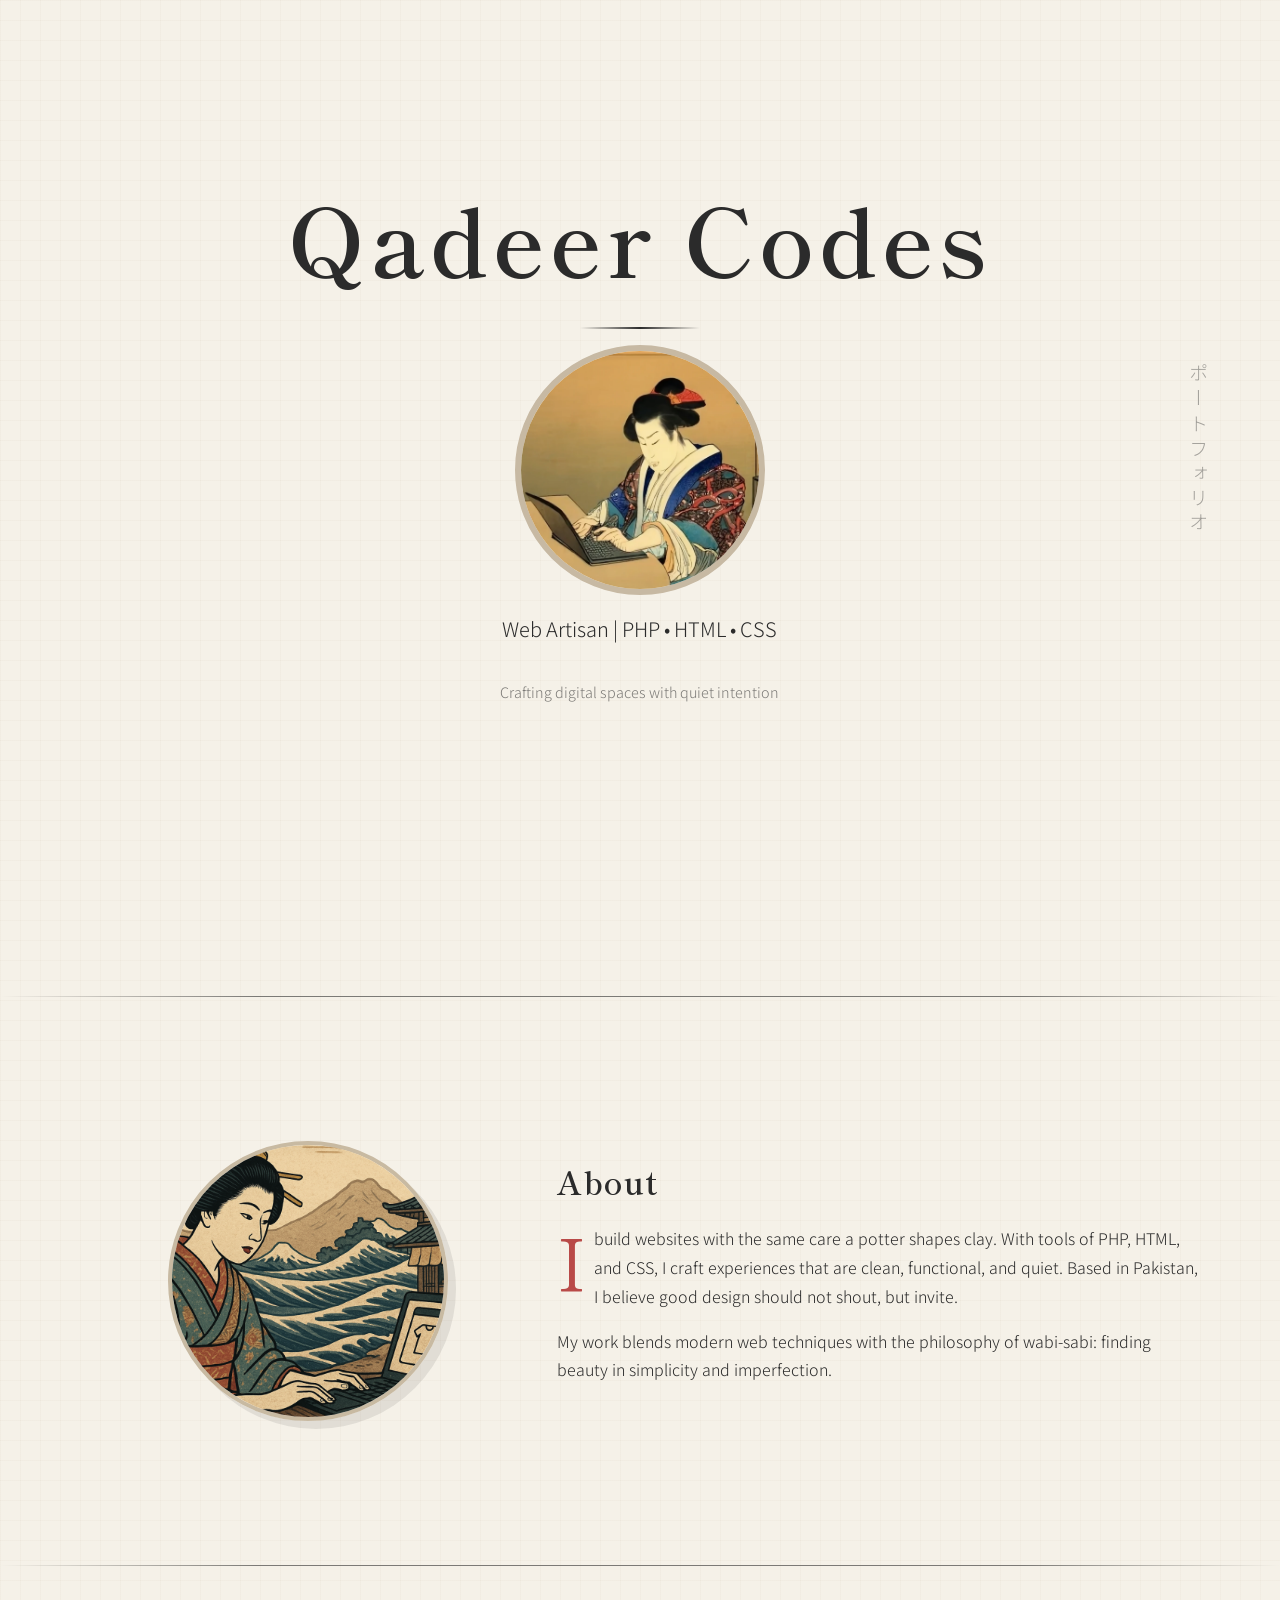
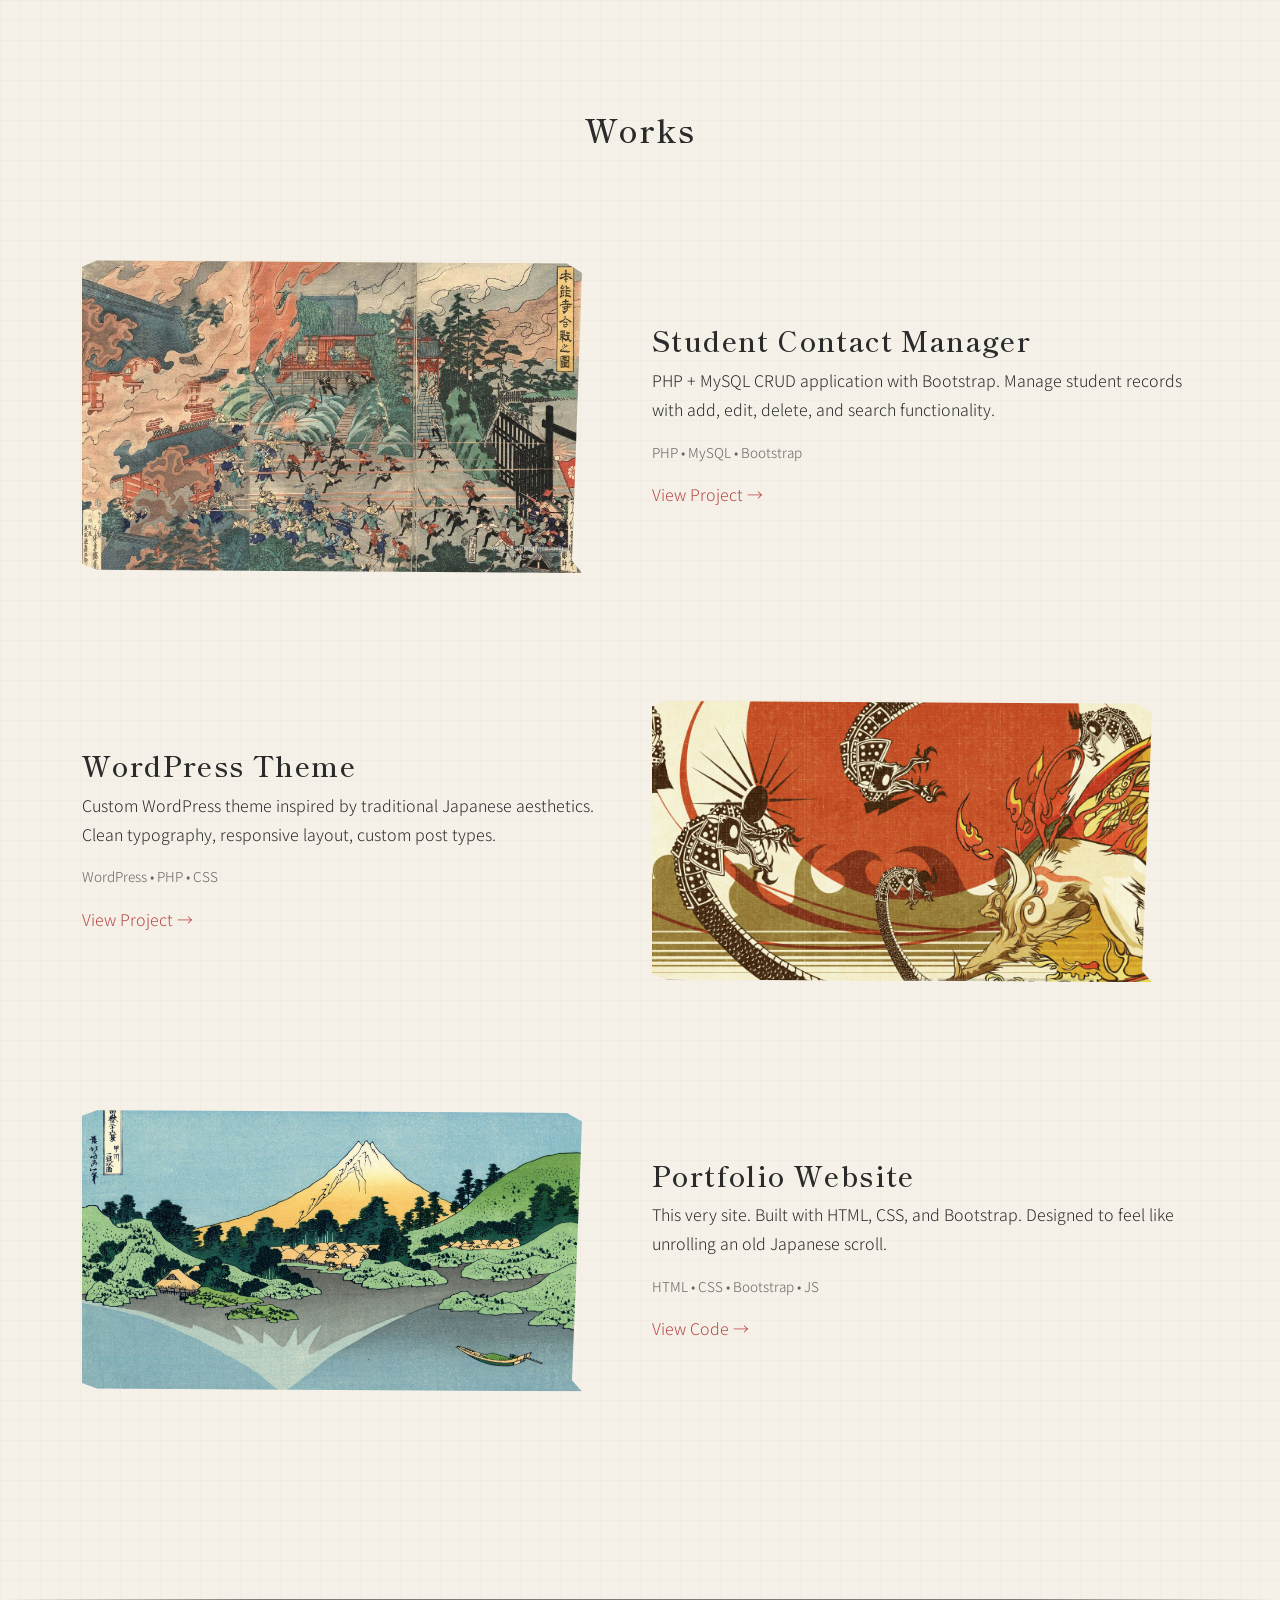
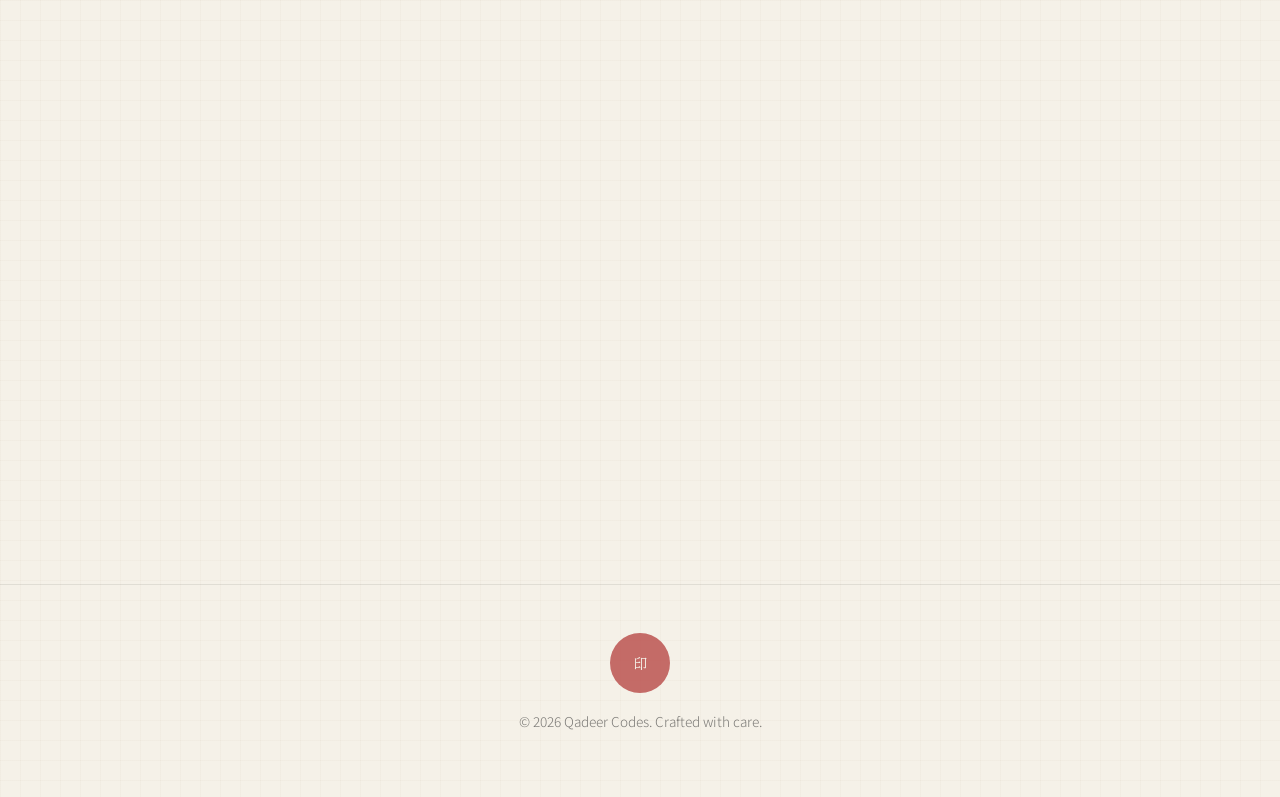
<file: index.html>
<!DOCTYPE html>
<html lang="en">
<head>
<meta charset="UTF-8">
<meta name="viewport" content="width=device-width, initial-scale=1.0">
<title> QadeerCodes | Portfolio</title>

<link href="https://fonts.googleapis.com/css2?family=Shippori+Mincho:wght@400;600&family=Noto+Sans+JP:wght@300;400&display=swap" rel="stylesheet">

<link href="https://cdn.jsdelivr.net/npm/bootstrap@5.3.3/dist/css/bootstrap.min.css" rel="stylesheet">
<link rel="stylesheet" href="style.css">
</head>
<body>

<section class="hero fade-in">
  <div>
     
    <h1>Qadeer Codes</h1>
   <img src="./profile.jpg" class="hero-img img-fluid" alt="Qadeer Codes">
    <p class="lead">Web Artisan | PHP • HTML • CSS</p>
    <p style="font-size: 0.9rem; margin-top: 2rem; opacity: 0.6;">Crafting digital spaces with quiet intention</p>
   
  </div>
  <div class="vertical-text">ポートフォリオ</div>
</section>

<hr class="ink-line">

<section class="container py-5 fade-in">
  <div class="row align-items-center">
    <div class="col-md-5 text-center mb-4 mb-md-0">
      <img src="./profile2.jpg" 
           alt="Portrait" class="about-img img-fluid">
    </div>
    <div class="col-md-7">
      <h2 class="mb-4">About</h2>
      <p class="dropcap">
        I build websites with the same care a potter shapes clay. 
        With tools of PHP, HTML, and CSS, I craft experiences that are 
        clean, functional, and quiet. Based in Pakistan, I believe 
        good design should not shout, but invite.
      </p>
      <p>
        My work blends modern web techniques with the philosophy of 
        wabi-sabi: finding beauty in simplicity and imperfection.
      </p>
    </div>
  </div>
</section>

<hr class="ink-line">

<section class="container py-5 fade-in">
  <h2 class="text-center mb-5">Works</h2>
  
  <div class="project-band">
    <div class="row align-items-center">
      <div class="col-md-6 mb-4 mb-md-0">
      <img src="./Jap.jpg"
     class="img-fluid project-img"
     alt="Project 1">
      </div>
      <div class="col-md-6">
        <h3>Student Contact Manager</h3>
        <p>PHP + MySQL CRUD application with Bootstrap. Manage student records with add, edit, delete, and search functionality.</p>
        <p style="font-size: 0.85rem; opacity: 0.7;">PHP • MySQL • Bootstrap</p>
        <a href="#" class="text-decoration-none" style="color: var(--vermillion);">View Project →</a>
      </div>
    </div>
  </div>

  
  <div class="project-band">
    <div class="row align-items-center">
      <div class="col-md-6 order-md-2 mb-4 mb-md-0">
        <img src="./jap2.jpg" width="350"
             class="img-fluid project-img" alt="Project 2">
      </div>
      <div class="col-md-6 order-md-1">
        <h3>WordPress Theme</h3>
        <p>Custom WordPress theme inspired by traditional Japanese aesthetics. Clean typography, responsive layout, custom post types.</p>
        <p style="font-size: 0.85rem; opacity: 0.7;">WordPress • PHP • CSS</p>
        <a href="#" class="text-decoration-none" style="color: var(--vermillion);">View Project →</a>
      </div>
    </div>
  </div>


  <div class="project-band">
    <div class="row align-items-center">
      <div class="col-md-6 mb-4 mb-md-0">
        <img src="./jap3.jpg"
             class="img-fluid project-img" alt="Project 3">
      </div>
      <div class="col-md-6">
        <h3>Portfolio Website</h3>
        <p>This very site. Built with HTML, CSS, and Bootstrap. Designed to feel like unrolling an old Japanese scroll.</p>
        <p style="font-size: 0.85rem; opacity: 0.7;">HTML • CSS • Bootstrap • JS</p>
        <a href="#" class="text-decoration-none" style="color: var(--vermillion);">View Code →</a>
      </div>
    </div>
  </div>
</section>

<hr class="ink-line">

<section class="contact-section fade-in">
  <div class="container">
    <h2 class="mb-4">Get in Touch</h2>
    <p class="mb-5" style="max-width: 500px; margin: 0 auto;">
      If you seek a website built with care and attention, let us speak.
    </p>
    <a href="mailto:xqadeerx@gmail.com"
   class="btn-seal text-decoration-none">
   印
</a>
    <p class="mt-4" style="font-size: 0.9rem; opacity: 0.7;">xqadeerx@gmail.com</p>
  </div>
</section>

<footer class="text-center py-5" style="border-top: 1px solid rgba(43,43,43,0.1);">
  <div class="footer-stamp mb-3">印</div>
  <p style="font-size: 0.85rem; opacity: 0.6;">© 2026 Qadeer Codes. Crafted with care.</p>
</footer>

<script src="https://cdn.jsdelivr.net/npm/bootstrap@5.3.3/dist/js/bootstrap.bundle.min.js"></script>

<!--scroll animation -->
<script>
const observer = new IntersectionObserver((entries) => {
  entries.forEach(entry => {
    if (entry.isIntersecting) {
      entry.target.classList.add('visible');
    }
  });
}, { threshold: 0.1 });

document.querySelectorAll('.fade-in').forEach(el => observer.observe(el));
</script>

</body>
</html>
</file>
<file: style.css>
:root {
  --ink: #2B2B2B;
  --paper: #F5F1E8;
  --vermillion: #B94A48;
  --bamboo: #7A8471;
  --shadow: #C7B9A3;
}

* { scroll-behavior: smooth; }

body {
  background: var(--paper);
  background-image: 
    linear-gradient(rgba(199,185,163,0.08) 1px, transparent 1px),
    linear-gradient(90deg, rgba(199,185,163,0.08) 1px, transparent 1px);
  background-size: 20px 20px;
  color: var(--ink);
  font-family: 'Noto Sans JP', sans-serif;
  font-weight: 300;
  line-height: 1.8;
}

h1, h2, h3 {
  font-family: 'Shippori Mincho', serif;
  font-weight: 600;
  letter-spacing: 0.05em;
}
.hero {
  min-height: 100vh;
  display: flex;
  align-items: center;
  justify-content: center;
  text-align: center;
  position: relative;
  padding: 2rem;
}

.hero h1 {
  font-size: clamp(3rem, 8vw, 6rem);
  margin-bottom: 1rem;
  position: relative;
}

.hero h1::after {
  content: '';
  display: block;
  width: 120px;
  height: 2px;
  background: linear-gradient(90deg, transparent, var(--ink), transparent);
  margin: 2rem auto 0;
}

.vertical-text {
  writing-mode: vertical-rl;
  position: absolute;
  right: 5%;
  top: 50%;
  transform: translateY(-50%);
  font-size: 1.2rem;
  letter-spacing: 0.3em;
  opacity: 0.4;
}

.ink-line {
  border: none;
  height: 1px;
  background: linear-gradient(90deg, transparent, var(--ink) 20%, var(--ink) 80%, transparent);
  margin: 6rem 0;
  opacity: 0.6;
}

.about-img {
  border-radius: 50%;
  border: 4px solid var(--shadow);
  box-shadow: 8px 8px 0 rgba(43,43,43,0.1);
  max-width: 280px;
  filter: sepia(0.1) contrast(0.95);
}

.dropcap::first-letter {
  font-family: 'Shippori Mincho', serif;
  font-size: 4.5rem;
  float: left;
  line-height: 1;
  padding-right: 8px;
  color: var(--vermillion);
}

.project-band {
  padding: 4rem 0;
}

.project-img {
  clip-path: polygon(0 2%, 3% 0, 97% 1%, 100% 4%, 98% 96%, 100% 100%, 3% 99%, 0 97%);
  box-shadow: 6px 6px 0 rgba(43,43,43,0.08);
  transition: transform 0.3s ease;
}

.project-img:hover {
  transform: translate(-3px, -3px);
  box-shadow: 10px 10px 0 rgba(43,43,43,0.12);
}
.contact-section {
  text-align: center;
  padding: 6rem 0;
}

.btn-seal {
  background: var(--vermillion);
  border: none;
  border-radius: 50%;
  width: 90px;
  height: 90px;
  color: var(--paper);
  font-family: 'Shippori Mincho', serif;
  font-size: 1.1rem;
  box-shadow: 0 6px 12px rgba(185,74,72,0.3);
  transition: all 0.3s ease;
  display: inline-flex;
  align-items: center;
  justify-content: center;
}

.btn-seal:hover {
  transform: scale(1.05);
  box-shadow: 0 8px 16px rgba(185,74,72,0.4);
  background: #A03E3C;
}
.footer-stamp {
  width: 60px;
  height: 60px;
  background: var(--vermillion);
  border-radius: 50%;
  display: inline-flex;
  align-items: center;
  justify-content: center;
  color: var(--paper);
  font-family: 'Shippori Mincho', serif;
  font-size: 0.9rem;
  opacity: 0.8;
}

.fade-in {
  opacity: 0;
  transform: translateY(30px);
  transition: opacity 0.8s ease, transform 0.8s ease;
}

.fade-in.visible {
  opacity: 1;
  transform: translateY(0);
}
@media (max-width: 768px) {
  .vertical-text { display: none; }
  .hero h1 { font-size: 3rem; }
  .img{width: 350px; }
}
.hero-img{
  width: min(250px, 70vw);
  aspect-ratio: 1/1;
  object-fit: cover;
  border-radius: 50%;
  border: 6px solid var(--shadow);
  display: block;
  margin: 1rem auto;
}

.about-img{
  width: 100%;
  max-width: 280px;
  aspect-ratio: 1/1;
  object-fit: cover;
  border-radius: 50%;
  border: 4px solid var(--shadow);
  box-shadow: 8px 8px 0 rgba(43,43,43,0.1);
}

.project-img{
  width: 100%;
  max-width: 500px;
  height: auto;
  object-fit: cover;
  clip-path: polygon(
    0 2%,3% 0,97% 1%,100% 4%,
    98% 96%,100% 100%,3% 99%,0 97%
  );
  box-shadow: 6px 6px 0 rgba(43,43,43,0.08);
  transition: all .3s ease;
}

@media (max-width:768px){

  .vertical-text{
    display:none;
  }

  .hero{
    min-height:90vh;
    padding:1.5rem;
  }

  .hero h1{
    font-size:2.5rem;
  }

  .hero-img{
    width:180px;
  }

  .about-img{
    max-width:220px;
  }

  .project-band{
    text-align:center;
  }

  .btn-seal{
    width:75px;
    height:75px;
    font-size:1rem;
  }
}
</file>
